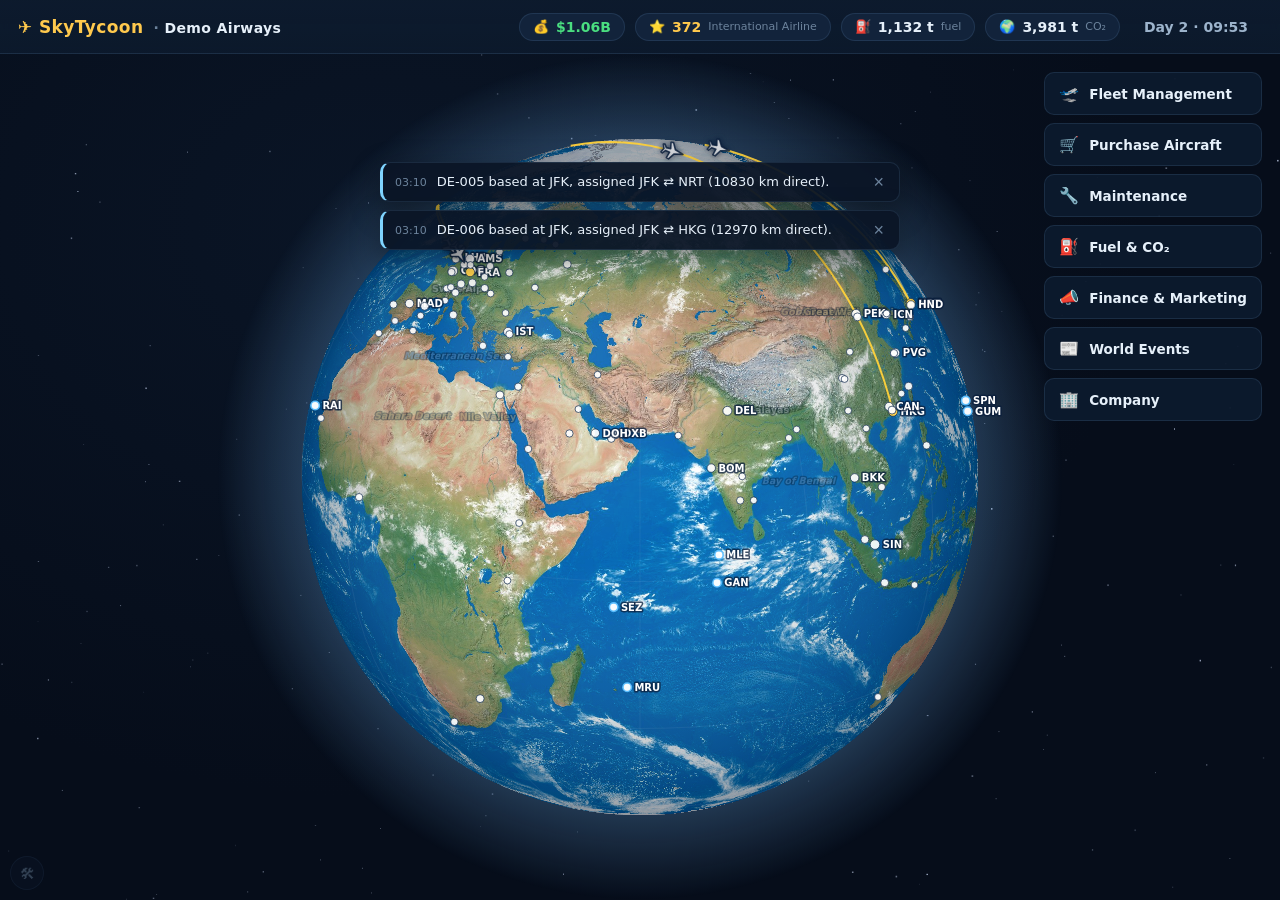
<file: test-run.html>
<!DOCTYPE html>
<!-- Temporary smoke-test page: seeds a demo game, no persistence. Safe to delete. -->
<html lang="en">
<head>
  <meta charset="UTF-8">
  <title>SkyTycoon test</title>
  <link rel="stylesheet" href="css/style.css">
</head>
<body>
  <header id="topbar">
    <div class="brand">✈ SkyTycoon<span class="airline-name" id="tb-airline"></span></div>
    <div class="tb-stats">
      <div class="pill pill-cash"><span class="ico">💰</span><b id="tb-cash">$0</b></div>
      <div class="pill pill-points"><span class="ico">⭐</span><b id="tb-points">0</b><span class="sub" id="tb-level">Startup</span></div>
      <div class="pill"><span class="ico">⛽</span><b id="tb-fuel">0 t</b><span class="sub">fuel</span></div>
      <div class="pill"><span class="ico">🌍</span><b id="tb-co2">0 t</b><span class="sub">CO₂</span></div>
      <div class="pill pill-clock"><b id="tb-clock">Day 1 · 08:00</b></div>
    </div>
  </header>
  <main>
    <canvas id="globe"></canvas>
    <nav id="sidebar">
      <button data-panel="fleet" onclick="openPanel('fleet')"><span class="ico">🛫</span><span class="lbl">Fleet Management</span></button>
      <button data-panel="buy" onclick="openPanel('buy')"><span class="ico">🛒</span><span class="lbl">Purchase Aircraft</span></button>
      <button data-panel="maint" onclick="openPanel('maint')"><span class="ico">🔧</span><span class="lbl">Maintenance</span></button>
      <button data-panel="fuel" onclick="openPanel('fuel')"><span class="ico">⛽</span><span class="lbl">Fuel &amp; CO₂</span></button>
      <button data-panel="marketing" onclick="openPanel('marketing')"><span class="ico">📣</span><span class="lbl">Finance &amp; Marketing</span></button>
      <button data-panel="events" onclick="openPanel('events')"><span class="ico">📰</span><span class="lbl">World Events</span></button>
      <button data-panel="company" onclick="openPanel('company')"><span class="ico">🏢</span><span class="lbl">Company</span></button>
    </nav>
    <section id="panel" class="hidden">
      <div id="panel-head"><h2 id="panel-title"></h2><button class="close-x" onclick="closePanel()">×</button></div>
      <div id="panel-body"></div>
    </section>
    <div id="airport-card" class="hidden"></div>
    <div id="plane-card" class="hidden"></div>
    <div id="route-card" class="hidden"></div>
    <div id="report-card" class="hidden"></div>
    <div id="notifs"></div>
    <button id="devbtn" title="Developer tools" onclick="toggleDev()">🛠</button>
    <div id="devpanel" class="hidden"></div>
  </main>
  <div id="onboard" class="hidden"><div class="ob-box"><h1>x</h1>
    <input id="ob-name" type="hidden"><select id="ob-hub" hidden></select></div></div>

  <script src="js/data.js"></script>
  <script src="js/planeart.js"></script>
  <script src="js/liveryart.js"></script>
  <script src="js/globe.js"></script>
  <script src="js/game.js"></script>
  <script src="js/persist.js"></script>
  <script src="js/helpai.js"></script>
  <script src="js/ui.js"></script>
  <script>
    // no persistence in the smoke test
    save = function () {};
    const globe = new Globe(document.getElementById("globe"));
    globe.onAirportClick = (ap) => uiAirportClick(ap);

    newGame("Demo Airways", "JFK");
    G.state.cash = 2e9;
    earnPoints(500);
    unlockCargo();
    G.state.wideUnlocked = true;
    G.state.autoDepart = true;
    buyPlane("a320n"); buyPlane("b789"); buyPlane("atr72"); buyPlane("a388"); buyPlane("md11f"); buyPlane("a318");
    for (let i = 0; i < 1150; i++) tick(true);   // let deliveries arrive
    buyFuel(1400); buyCO2(4900);
    const dests = { a320n: "LHR", b789: "NRT", atr72: "ORD", a388: "HKG", md11f: "FRA" };
    for (const p of G.state.planes) {
      if (p.typeId === "a318") assignRoute(p.id, "JFK", "NRT", ["ANC"]);   // stopover demo
      else assignRoute(p.id, "JFK", dests[p.typeId] || "MIA");
    }
    G.state.charterUnlocked = true;
    genCharterOffer(true); genCharterOffer(true);
    for (let i = 0; i < 400; i++) tick(true);

    renderTopbar();
    UI.lastSeq = (G.state.logSeq || 0) - 2;   // let a couple of popups show
    pumpNotifs();
    const params = new URLSearchParams(location.search);
    if (params.get("rot")) globe.rotLon = +params.get("rot") * Math.PI / 180;
    if (params.get("tilt")) globe.tilt = +params.get("tilt") * Math.PI / 180;
    const view = params.get("view");
    if (view && view !== "globe") openPanel(view);
    const apParam = params.get("airport");
    if (apParam && airportByCode[apParam]) showAirportCard(airportByCode[apParam]);
    const rParam = params.get("route");
    if (rParam) { const [ra, rb] = rParam.split("-"); showRouteCard(ra, rb); }

    function frame() { globe.render(globeState()); requestAnimationFrame(frame); }
    requestAnimationFrame(frame);
    setInterval(() => { tick(false); renderTopbar(); pumpNotifs(); refreshPanel(false); }, 500);
  </script>
</body>
</html>
</file>
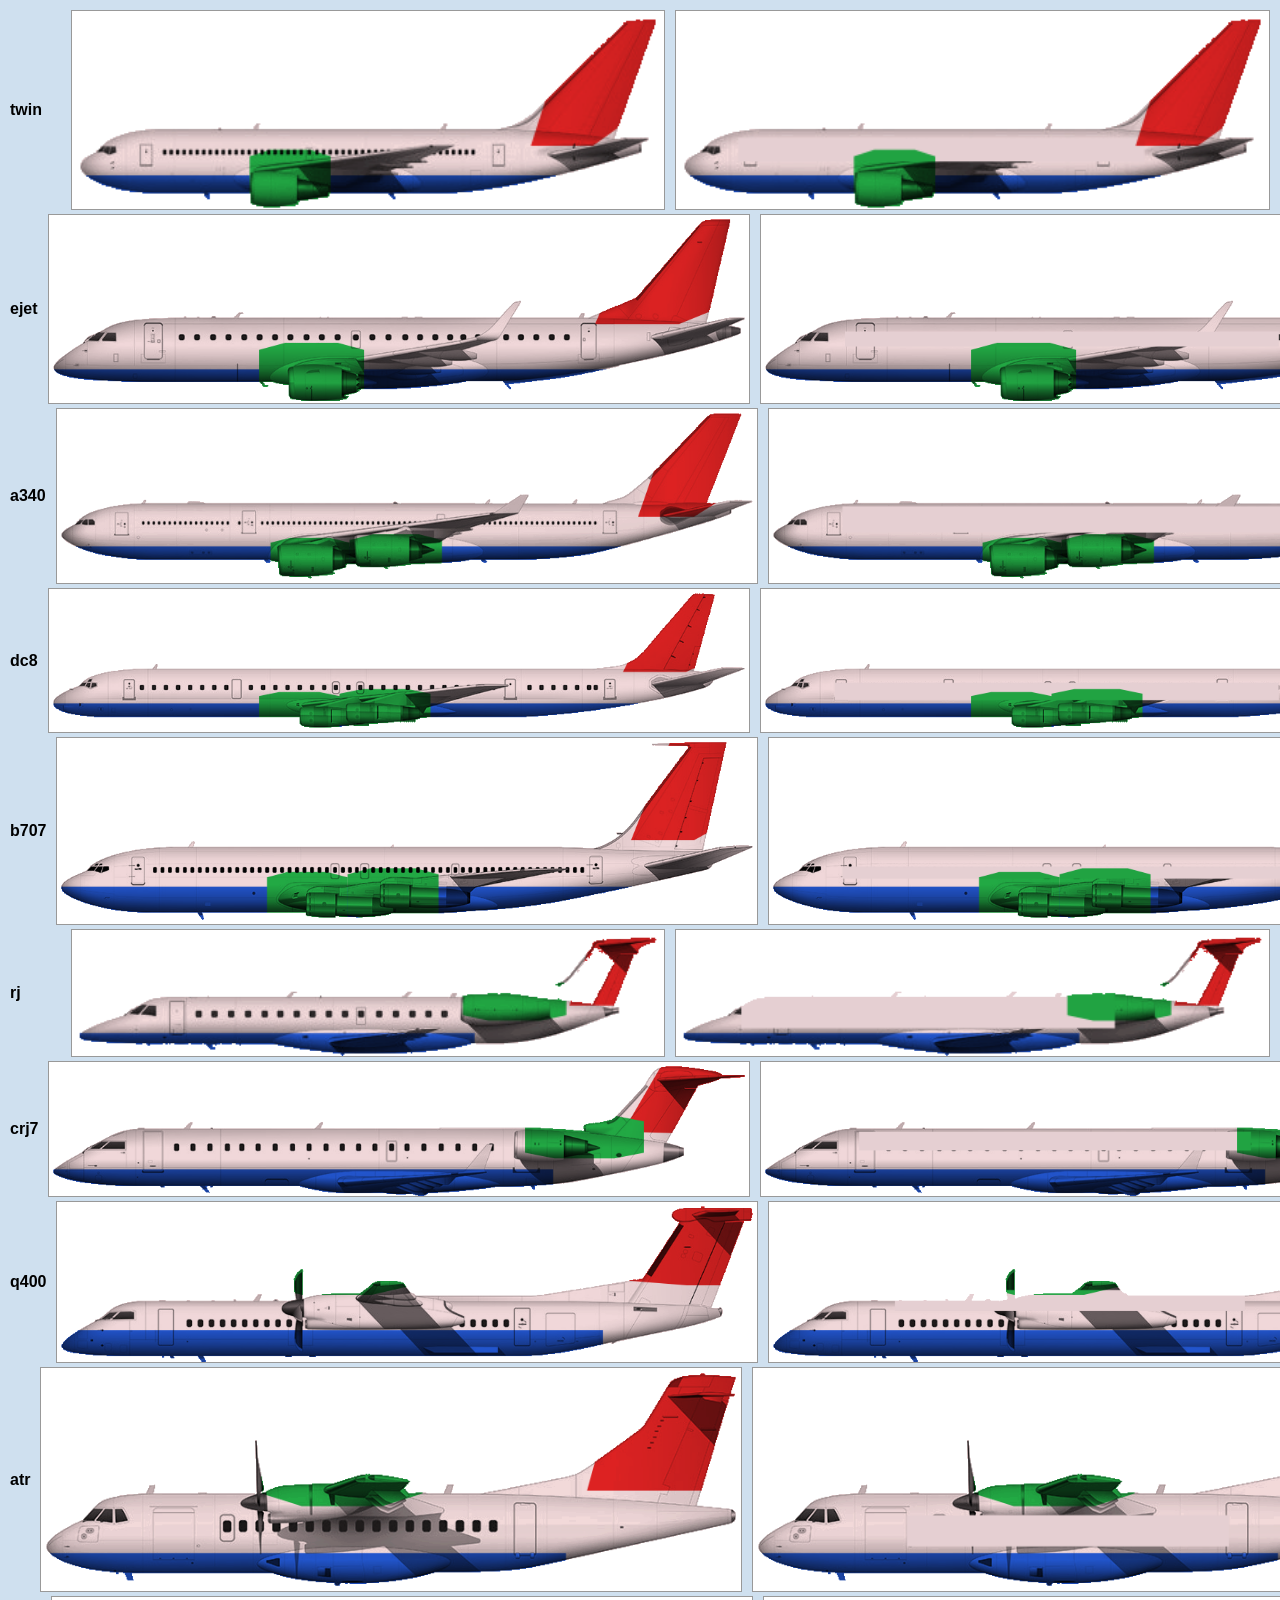
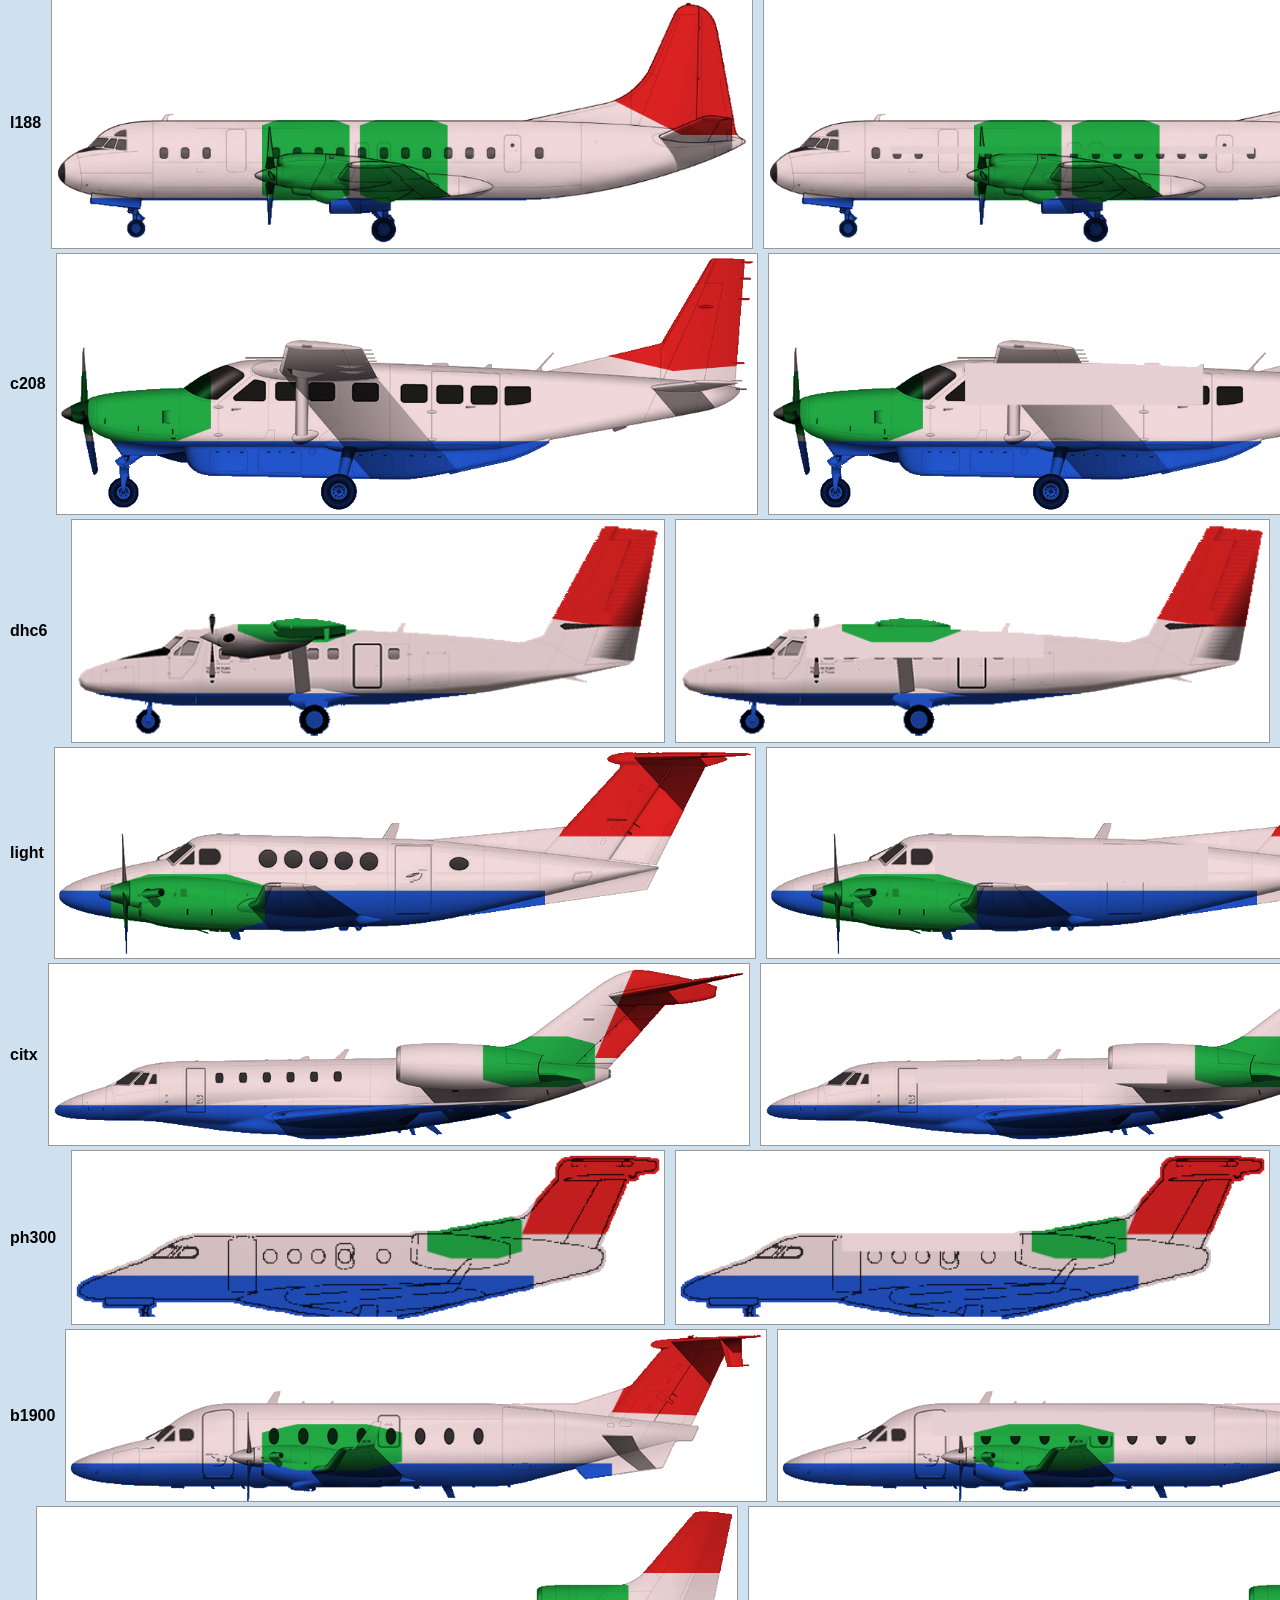
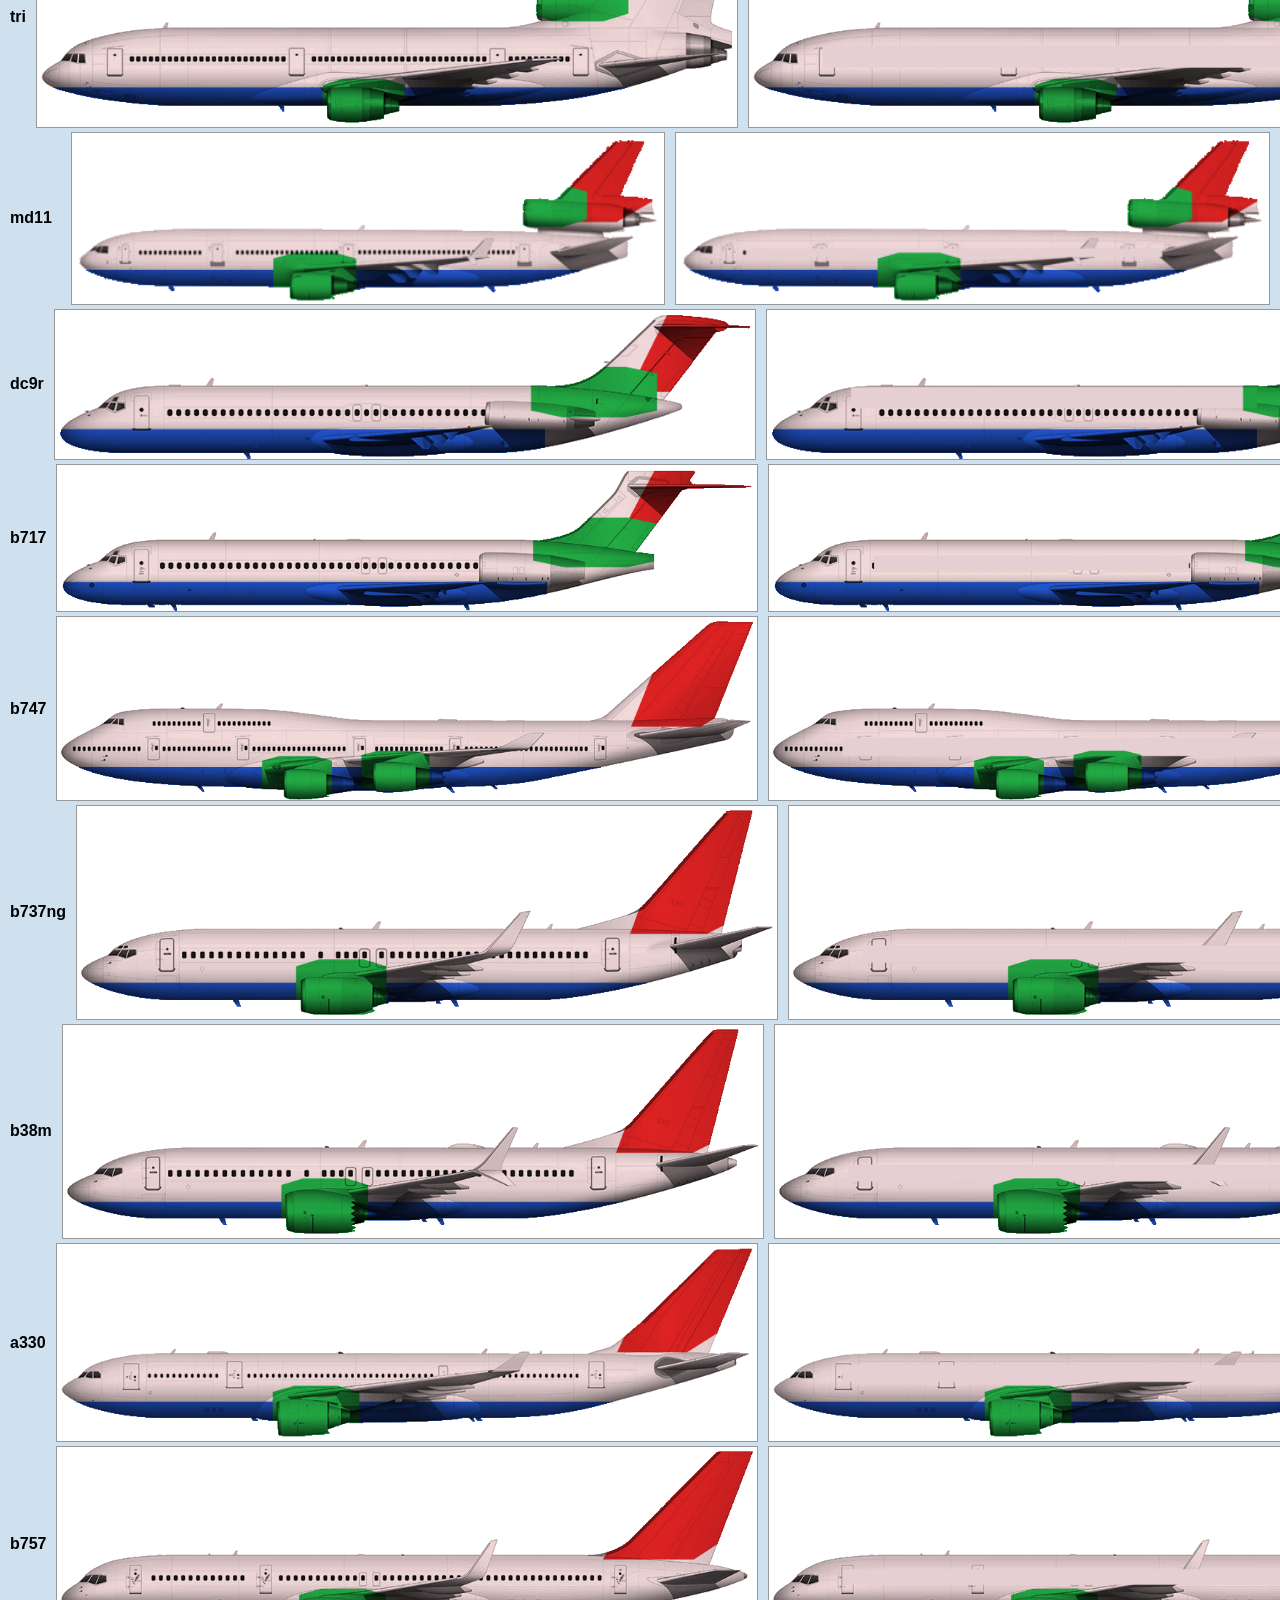
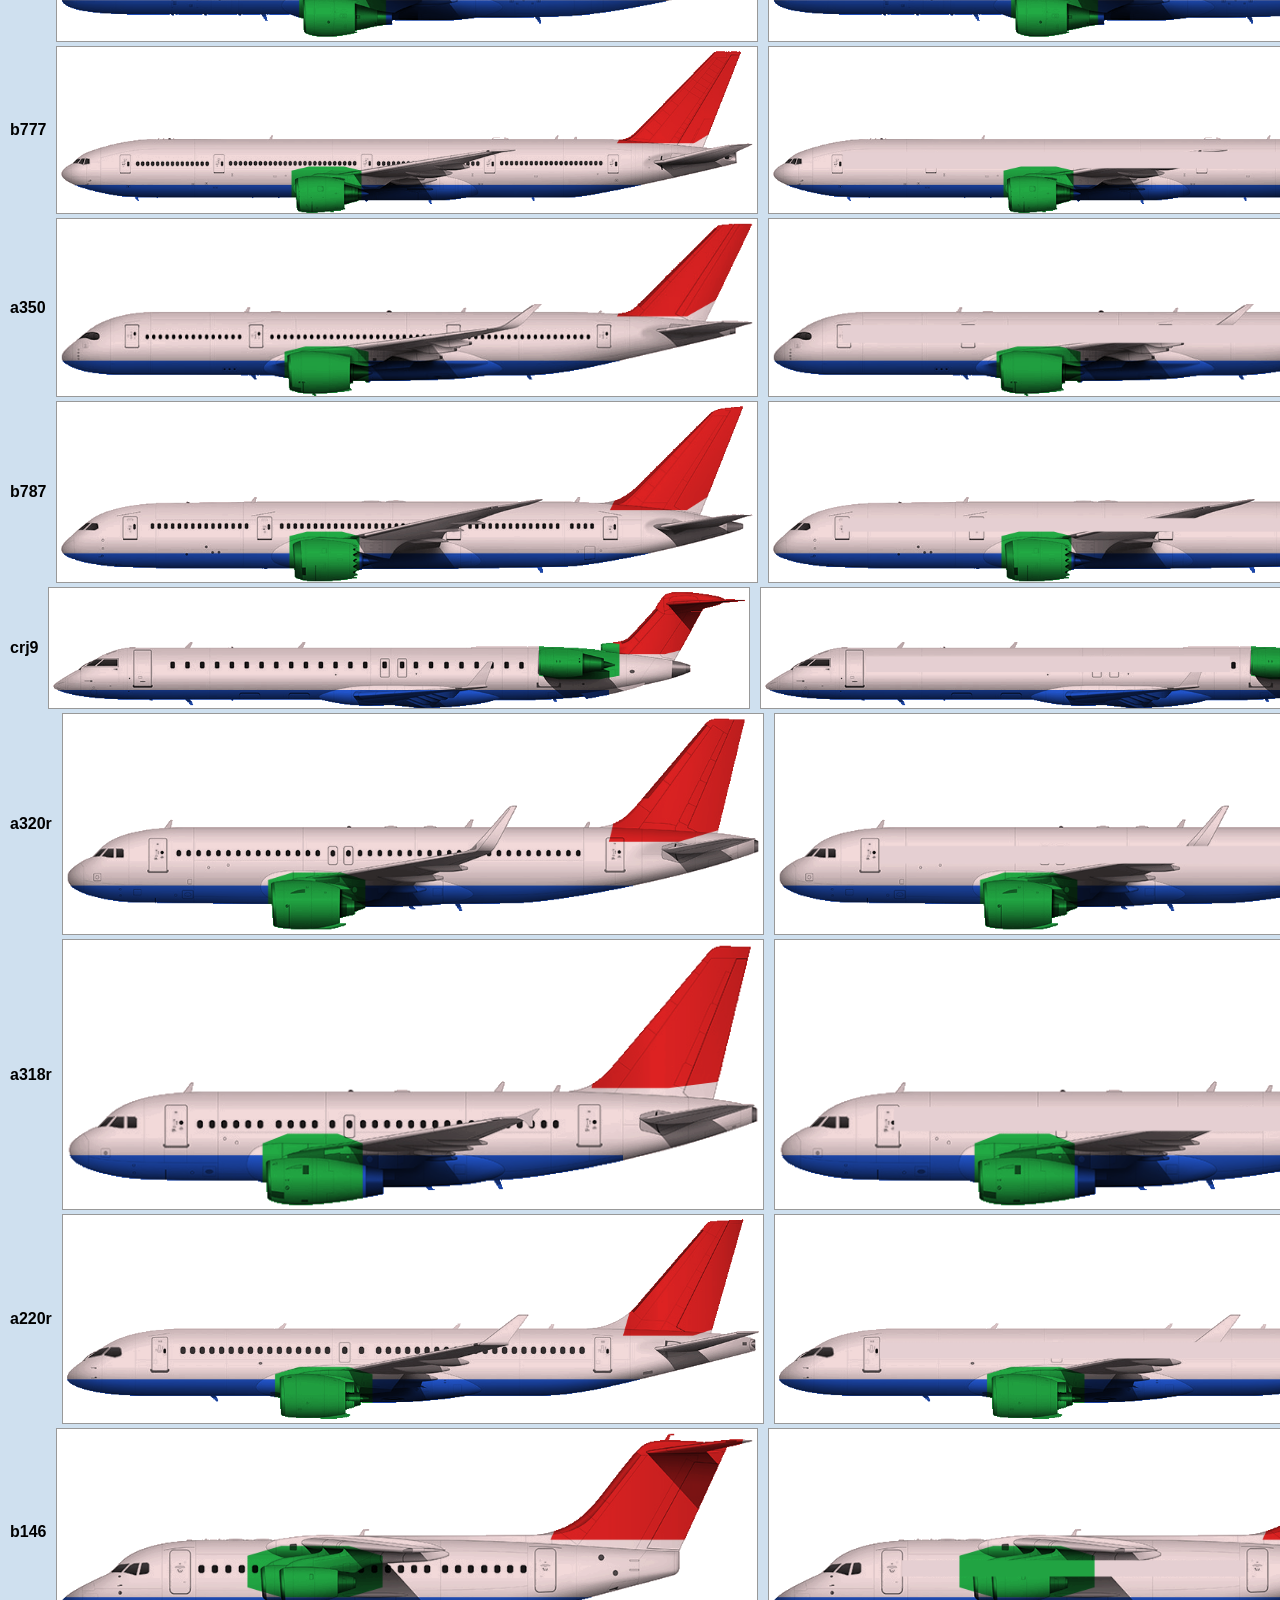
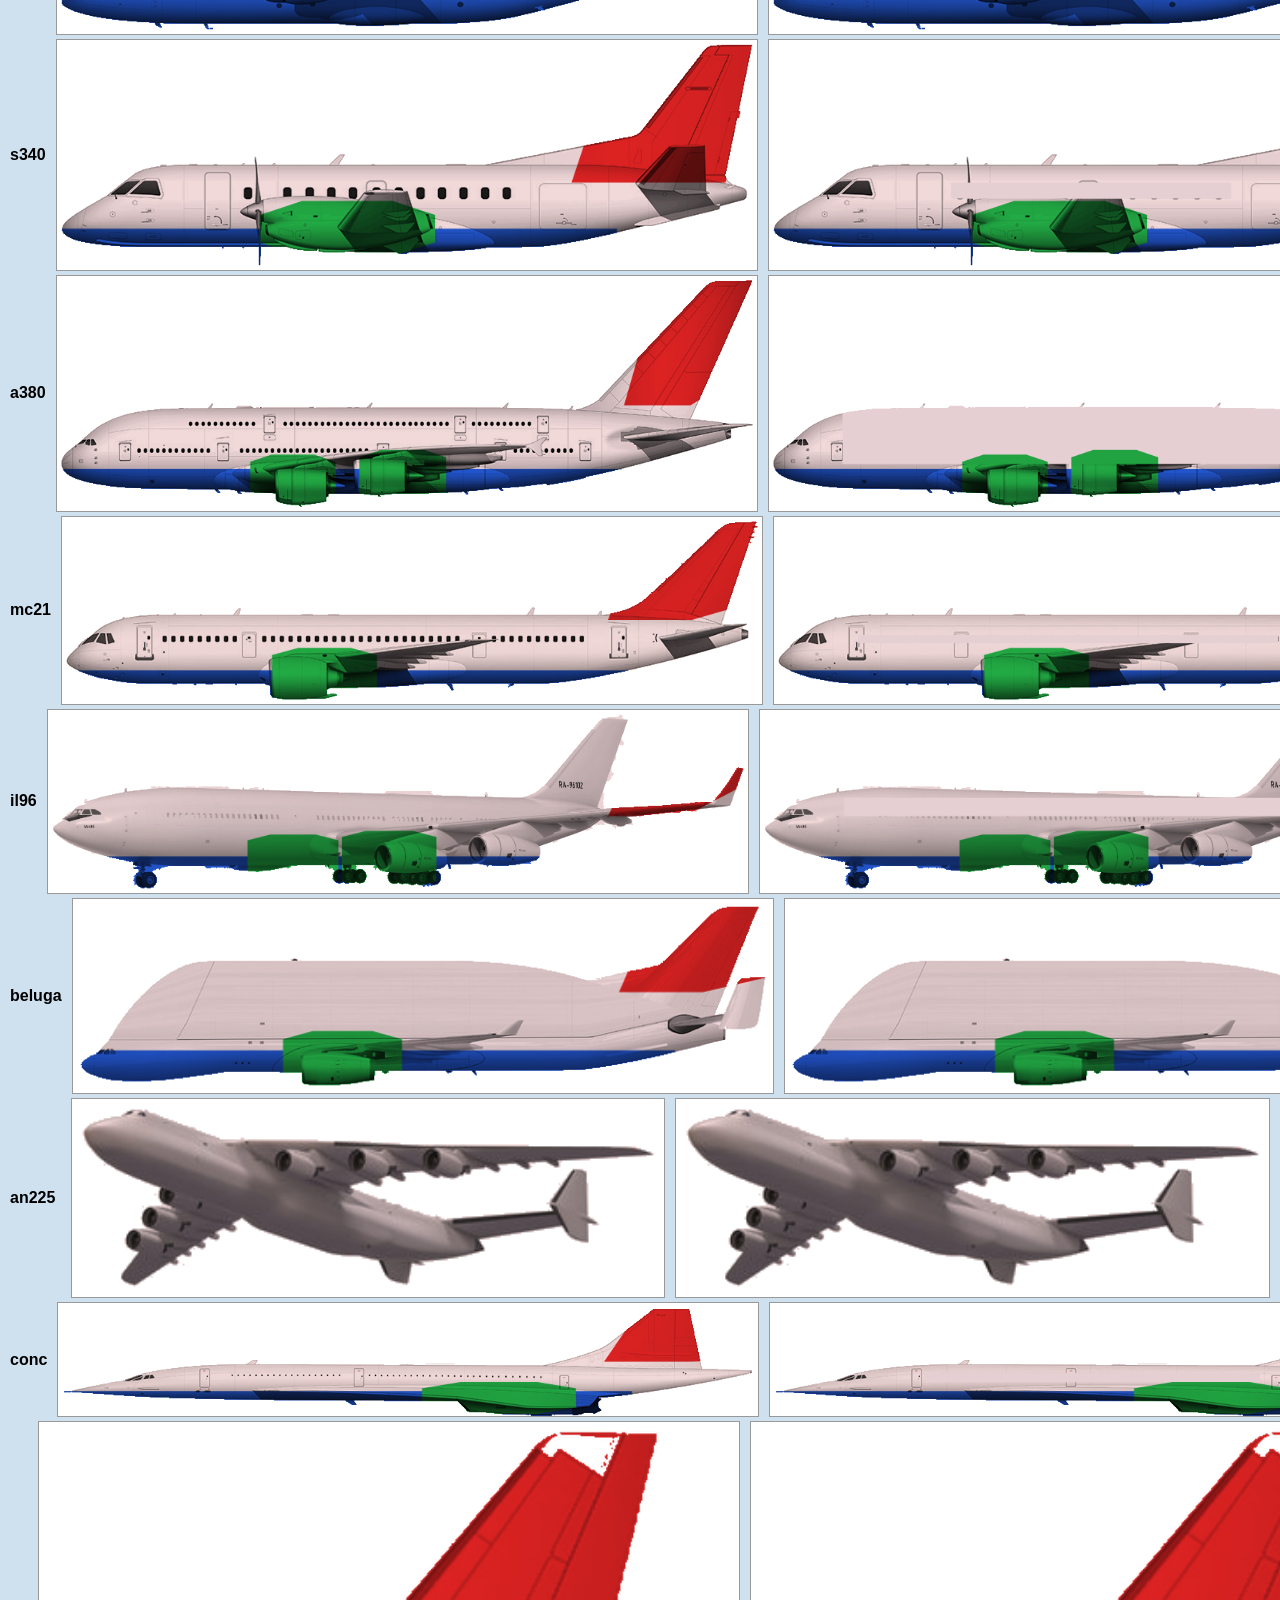
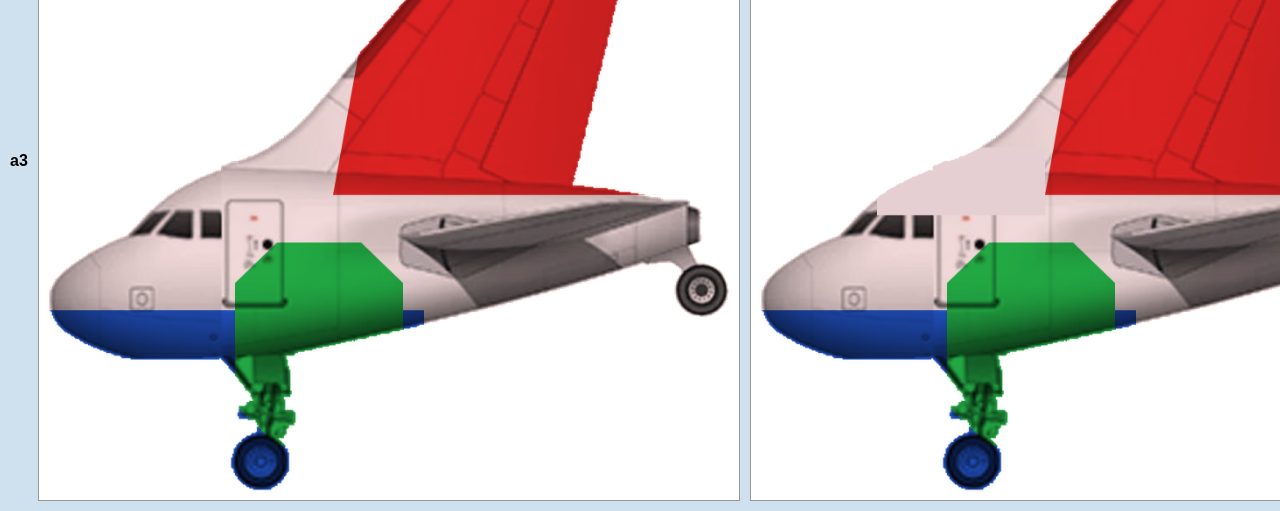
<file: tools/livery-test.html>
<!DOCTYPE html>
<html>
<head>
<meta charset="utf-8">
<base href="../">
<title>Livery tint test</title>
<style>
  body { background: #cfe0ef; font-family: sans-serif; margin: 10px; }
  .row { display: flex; align-items: center; gap: 10px; margin-bottom: 4px; }
  .row b { width: 60px; }
  canvas { width: 700px; height: auto; background: #fff; border: 1px solid #999; }
</style>
</head>
<body>
<div id="out"></div>
<script>function esc(s){return String(s).replace(/&/g,"&amp;").replace(/</g,"&lt;").replace(/"/g,"&quot;");}</script>
<script src="js/liveryart.js"></script>
<script>
const liv = location.search.includes("grid") ? {} : { body: "#f2d9d9", belly: "#2255cc", tail: "#dd2222", eng: "#22aa44" };
let html = "";
for (const key of Object.keys(LIVERY_TEMPLATES)) {
  const payload = esc(JSON.stringify({ tpl: key, liv, cargo: false }));
  const payloadC = esc(JSON.stringify({ tpl: key, liv, cargo: true }));
  html += `<div class="row"><b>${key}</b><canvas class="lart-canvas" data-lart="${payload}"></canvas>
           <canvas class="lart-canvas" data-lart="${payloadC}"></canvas></div>`;
}
document.getElementById("out").innerHTML = html;
paintLiveryCanvases();
if (location.search.includes("grid")) {
  setTimeout(() => {
    document.querySelectorAll("canvas.lart-canvas").forEach(cv => {
      const ctx = cv.getContext("2d"), W = cv.width, H = cv.height;
      ctx.font = "10px sans-serif";
      for (let i = 1; i < 20; i++) {
        const x = i * 0.05;
        ctx.strokeStyle = i % 2 ? "rgba(255,0,255,.25)" : "rgba(255,0,255,.6)";
        ctx.beginPath(); ctx.moveTo(x * W, 0); ctx.lineTo(x * W, H); ctx.stroke();
        ctx.beginPath(); ctx.moveTo(0, x * H); ctx.lineTo(W, x * H); ctx.stroke();
        if (i % 2 === 0) {
          ctx.fillStyle = "#c0c";
          ctx.fillText(x.toFixed(1), x * W + 2, 10);
          ctx.fillText(x.toFixed(1), 2, x * H - 2);
        }
      }
    });
  }, 300);
}
</script>
</body>
</html>
</file>
<file: css/style.css>
/* ============================================================
   SkyTycoon — styles
   ============================================================ */

* { margin: 0; padding: 0; box-sizing: border-box; }

:root {
  --bg: #060d1a;
  --panel: #0d1b2e;
  --panel-2: #12233b;
  --line: rgba(120, 170, 220, 0.14);
  --ink: #e6f0fa;
  --ink-2: #9db4cc;
  --ink-3: #6c839c;
  --gold: #ffc94d;
  --gold-dim: #b8860b;
  --ok: #4ade80;
  --warn: #f5a524;
  --bad: #f87171;
  --accent: #7fd4ff;
}

html, body {
  height: 100%;
  height: 100dvh;
  overflow: hidden;
  overscroll-behavior: none;
  background: var(--bg);
  color: var(--ink);
  font-family: "Segoe UI", system-ui, -apple-system, sans-serif;
  font-size: 14px;
  -webkit-text-size-adjust: 100%;
  text-size-adjust: 100%;
  -webkit-tap-highlight-color: transparent;
}

/* ---------- top bar ---------- */
#topbar {
  position: fixed;
  inset: 0 0 auto 0;
  height: 54px;
  display: flex;
  align-items: center;
  gap: 18px;
  padding: 0 18px;
  background: linear-gradient(180deg, rgba(13, 27, 46, 0.97), rgba(13, 27, 46, 0.88));
  border-bottom: 1px solid var(--line);
  z-index: 20;
  backdrop-filter: blur(6px);
}

.brand {
  font-weight: 800;
  font-size: 17px;
  letter-spacing: 0.4px;
  color: var(--gold);
  white-space: nowrap;
}
.brand .airline-name {
  color: var(--ink);
  font-weight: 600;
  margin-left: 10px;
  font-size: 14px;
}
.brand .airline-name::before { content: "· "; color: var(--ink-3); }

.tb-ap-search {
  position: relative;
  display: flex;
  align-items: center;
  gap: 6px;
  flex: 0 1 280px;
  min-width: 140px;
  max-width: 340px;
}
.tb-ap-search.tb-ap-dest-mode { flex-basis: 320px; max-width: 380px; }
.tb-ap-from {
  display: inline-flex;
  align-items: center;
  gap: 4px;
  flex-shrink: 0;
  padding: 4px 6px 4px 8px;
  border-radius: 999px;
  background: rgba(251, 191, 36, 0.12);
  border: 1px solid rgba(251, 191, 36, 0.35);
  color: var(--gold);
  font: 600 11px "Segoe UI", system-ui, sans-serif;
  white-space: nowrap;
}
.tb-ap-from[hidden] { display: none !important; }
.tb-ap-from-lbl { color: var(--ink-3); font-weight: 500; font-size: 10px; text-transform: uppercase; letter-spacing: 0.04em; }
.tb-ap-from-x {
  appearance: none;
  border: 0;
  background: transparent;
  color: var(--ink-3);
  cursor: pointer;
  font-size: 14px;
  line-height: 1;
  padding: 0 2px;
}
.tb-ap-from-x:hover { color: var(--ink); }
.tb-ap-search input {
  flex: 1;
  min-width: 0;
  width: 100%;
  box-sizing: border-box;
  background: var(--panel-2);
  border: 1px solid var(--line);
  color: var(--ink);
  border-radius: 999px;
  padding: 6px 14px;
  font: 500 12.5px "Segoe UI", system-ui, sans-serif;
}
.tb-ap-search.tb-ap-dest-mode input {
  border-color: rgba(251, 191, 36, 0.45);
}
.tb-ap-search input:focus {
  outline: none;
  border-color: var(--accent);
  background: var(--panel);
}
.tb-ap-search input::placeholder { color: var(--ink-3); }
.tb-ap-drop {
  position: absolute;
  top: calc(100% + 6px);
  left: 0;
  right: 0;
  max-height: 320px;
  overflow-y: auto;
  background: rgba(13, 27, 46, 0.97);
  border: 1px solid var(--line);
  border-radius: 10px;
  box-shadow: 0 10px 28px rgba(0, 0, 0, 0.45);
  z-index: 30;
  padding: 4px;
}
.tb-ap-drop.hidden { display: none; }
.tb-ap-item {
  display: flex;
  align-items: baseline;
  gap: 8px;
  width: 100%;
  text-align: left;
  background: transparent;
  border: 0;
  border-radius: 7px;
  color: var(--ink);
  padding: 7px 10px;
  font: 500 12.5px "Segoe UI", system-ui, sans-serif;
  cursor: pointer;
}
.tb-ap-item:hover, .tb-ap-item.active { background: var(--panel-2); }
.tb-ap-item b { color: var(--gold); min-width: 2.6em; }
.tb-ap-item .tb-ap-city { flex: 1; min-width: 0; overflow: hidden; text-overflow: ellipsis; white-space: nowrap; }
.tb-ap-empty { padding: 10px 12px; }

.tb-stats {
  display: flex;
  gap: 10px;
  margin-left: auto;
  align-items: center;
  flex-wrap: nowrap;
}
.pill {
  display: flex;
  align-items: center;
  gap: 7px;
  background: var(--panel-2);
  border: 1px solid var(--line);
  border-radius: 999px;
  padding: 5px 13px;
  white-space: nowrap;
}
.pill .ico { font-size: 13px; }
.pill b { font-variant-numeric: tabular-nums; }
.pill .sub { color: var(--ink-3); font-size: 11px; }
.pill-cash b { color: var(--ok); }
.pill-warn { border-color: rgba(239, 68, 68, 0.45); }
.pill-warn b { color: var(--bad, #ef4444); }
.pill-points b { color: var(--gold); }
.pill-clock { background: transparent; border-color: transparent; color: var(--ink-2); }

/* ---------- layout ---------- */
main { position: fixed; inset: 54px 0 0 0; }

#globe {
  width: 100%;
  height: 100%;
  display: block;
  touch-action: none;
  background:
    radial-gradient(ellipse at 30% 20%, #0a1526 0%, var(--bg) 60%);
}

/* ---------- sidebar ---------- */
#sidebar {
  position: absolute;
  top: 18px;
  right: 18px;
  display: flex;
  flex-direction: column;
  gap: 8px;
  z-index: 10;
}
#sidebar button {
  display: flex;
  align-items: center;
  gap: 10px;
  min-width: 178px;
  padding: 11px 14px;
  background: rgba(13, 27, 46, 0.92);
  border: 1px solid var(--line);
  border-radius: 10px;
  color: var(--ink);
  font: 600 13.5px "Segoe UI", system-ui, sans-serif;
  cursor: pointer;
  transition: border-color 0.15s, background 0.15s, transform 0.1s;
  text-align: left;
}
#sidebar button:hover { border-color: var(--accent); background: var(--panel-2); }
#sidebar button.active { border-color: var(--gold); color: var(--gold); background: var(--panel-2); }
#sidebar button .ico { font-size: 16px; width: 20px; text-align: center; }

/* ---------- side panel ---------- */
#panel {
  position: absolute;
  top: 18px;
  right: 214px;
  bottom: 18px;
  width: 440px;
  max-width: calc(100vw - 240px);
  background: rgba(11, 22, 38, 0.96);
  border: 1px solid var(--line);
  border-radius: 14px;
  display: flex;
  flex-direction: column;
  z-index: 11;
  box-shadow: 0 12px 40px rgba(0, 0, 0, 0.5);
  backdrop-filter: blur(8px);
}
#panel.panel-wide {
  width: 680px;
  max-width: calc(100vw - 240px);
}
#panel.hidden { display: none; }
#panel-head {
  display: flex;
  align-items: center;
  justify-content: space-between;
  padding: 14px 18px;
  border-bottom: 1px solid var(--line);
}
#panel-head h2 { font-size: 16px; font-weight: 700; }
#panel-body { flex: 1; overflow-y: auto; padding: 12px 14px 16px; }
#panel-body::-webkit-scrollbar { width: 8px; }
#panel-body::-webkit-scrollbar-thumb { background: var(--panel-2); border-radius: 4px; }

.close-x {
  background: none;
  border: none;
  color: var(--ink-3);
  font-size: 22px;
  cursor: pointer;
  line-height: 1;
  padding: 2px 6px;
}
.close-x:hover { color: var(--ink); }

/* ---------- cards & shared bits ---------- */
.card {
  background: var(--panel-2);
  border: 1px solid var(--line);
  border-radius: 10px;
  padding: 10px 12px;
  margin-bottom: 8px;
}
.card-head {
  display: flex;
  justify-content: space-between;
  align-items: baseline;
  gap: 8px;
  margin-bottom: 4px;
}
.card-row { margin: 3px 0; display: flex; align-items: center; gap: 8px; flex-wrap: wrap; }
.card-actions { display: flex; gap: 6px; margin-top: 7px; flex-wrap: wrap; }
.card-actions-more {
  display: flex;
  gap: 6px;
  flex-wrap: wrap;
  margin-top: 6px;
  padding-top: 6px;
  border-top: 1px solid rgba(255,255,255,0.06);
}

.muted { color: var(--ink-2); }
.mini { font-size: 11.5px; }
.panel-note { margin-bottom: 10px; line-height: 1.45; }
.panel-tip {
  margin-bottom: 10px;
  border: 1px solid var(--line);
  border-radius: 8px;
  background: rgba(0,0,0,0.15);
  padding: 6px 10px;
}
.panel-tip > summary {
  cursor: pointer;
  list-style: none;
  font-size: 11.5px;
  color: var(--ink-2);
  user-select: none;
}
.panel-tip > summary::-webkit-details-marker { display: none; }
.panel-tip > summary::before { content: "ⓘ "; color: var(--ink-3); }
.panel-tip[open] > summary { margin-bottom: 6px; color: var(--ink); }
.panel-tip .tip-body { font-size: 11.5px; color: var(--ink-2); line-height: 1.45; }
.ok-text { color: var(--ok); }
.bad-text { color: var(--bad); }
.price { color: var(--gold); font-weight: 700; white-space: nowrap; }

.btn, #sidebar button, .chip, .pill-pausebtn, .close-x, .ap-item, .tb-ap-item {
  touch-action: manipulation;
}

.btn {
  background: var(--panel);
  border: 1px solid var(--line);
  color: var(--ink);
  border-radius: 8px;
  padding: 7px 13px;
  font: 600 12.5px "Segoe UI", system-ui, sans-serif;
  cursor: pointer;
  transition: border-color 0.15s, background 0.15s;
}
.btn:hover:not(:disabled) { border-color: var(--accent); }
.btn:disabled { opacity: 0.4; cursor: not-allowed; }
.btn-gold { background: var(--gold); color: #1a1200; border-color: var(--gold); }
.btn-gold:hover:not(:disabled) { background: #ffd97a; border-color: #ffd97a; }
.btn-danger { border-color: rgba(248, 113, 113, 0.4); color: var(--bad); }
.btn-danger:hover:not(:disabled) { border-color: var(--bad); background: rgba(248, 113, 113, 0.08); }
.mini-btn { padding: 5px 9px; font-size: 11.5px; }

/* status chips */
.st { font-size: 12px; font-weight: 600; }
.st-idle { color: var(--ink-3); }
.st-fly { color: var(--accent); }
.st-turn { color: var(--ink-2); }
.st-hold { color: var(--bad); }
.st-ground { color: var(--warn); }
.st-maint { color: var(--warn); }

.route-badge {
  background: rgba(255, 201, 77, 0.12);
  border: 1px solid rgba(255, 201, 77, 0.35);
  color: var(--gold);
  font-size: 11.5px;
  font-weight: 700;
  padding: 2px 9px;
  border-radius: 999px;
  white-space: nowrap;
}
.route-badge.none {
  background: transparent;
  border-color: var(--line);
  color: var(--ink-3);
}
.owned-badge, .boost-badge {
  font-size: 11px;
  font-weight: 700;
  border-radius: 999px;
  padding: 2px 8px;
  background: rgba(127, 212, 255, 0.12);
  border: 1px solid rgba(127, 212, 255, 0.35);
  color: var(--accent);
}
.boost-badge { background: rgba(74, 222, 128, 0.1); border-color: rgba(74, 222, 128, 0.35); color: var(--ok); }
.brand-badge {
  font-size: 11px;
  font-weight: 700;
  border-radius: 999px;
  padding: 2px 8px;
  background: rgba(251, 191, 36, 0.12);
  border: 1px solid rgba(251, 191, 36, 0.4);
  color: var(--gold);
}
.brand-filter {
  display: flex;
  flex-wrap: wrap;
  gap: 6px;
  margin: 8px 0 12px;
}
.brand-filter .chip {
  font: 600 11.5px "Segoe UI", system-ui, sans-serif;
  padding: 5px 10px;
  border-radius: 999px;
  border: 1px solid var(--line);
  background: transparent;
  color: var(--ink-2);
  cursor: pointer;
}
.brand-filter .chip.active {
  border-color: var(--gold);
  color: var(--gold);
  background: rgba(251, 191, 36, 0.1);
}
.brand-row {
  display: flex;
  align-items: center;
  justify-content: space-between;
  gap: 10px;
}

/* progress bars */
.bar {
  flex: 1;
  min-width: 90px;
  height: 7px;
  border-radius: 4px;
  background: rgba(0, 0, 0, 0.4);
  overflow: hidden;
}
.bar-fill { height: 100%; border-radius: 4px; transition: width 0.4s; }
.bar-ok { background: var(--ok); }
.bar-warn { background: var(--warn); }
.bar-bad { background: var(--bad); }
.bar-gold { background: var(--gold); }
.bar-label { font-size: 11.5px; color: var(--ink-2); white-space: nowrap; }

/* route form */
.route-form {
  margin-top: 10px;
  padding: 11px;
  background: rgba(0, 0, 0, 0.25);
  border: 1px dashed var(--line);
  border-radius: 8px;
}
.rf-row { display: flex; gap: 10px; margin-bottom: 8px; flex-wrap: wrap; }
.rf-row label { display: flex; flex-direction: column; gap: 4px; font-size: 11.5px; color: var(--ink-2); flex: 1; }
.rf-info { font-size: 12px; margin-bottom: 9px; }
.cabin-row label { max-width: 110px; }

/* big configure menu */
.cfg-big { padding: 13px; }
.cfg-title {
  font-size: 14px;
  margin-bottom: 4px;
  padding-bottom: 7px;
  border-bottom: 1px solid var(--line);
}
.cfg-sec {
  font-size: 11px;
  font-weight: 700;
  letter-spacing: 0.6px;
  text-transform: uppercase;
  color: var(--gold, #e8a833);
  margin: 12px 0 7px;
  padding-top: 8px;
  border-top: 1px dashed var(--line);
}
.cfg-title + .cfg-sec, .cfg-sec:first-child { border-top: none; padding-top: 0; }
.amen-row label { min-width: 180px; }
.amen-row select { width: 100%; }
.buy-cfg {
  margin-top: 10px;
  padding: 10px;
  border-radius: 8px;
  background: rgba(0, 0, 0, 0.18);
}

select, input[type="number"], input[type="text"], #airline-name {
  background: var(--panel);
  border: 1px solid var(--line);
  color: var(--ink);
  border-radius: 7px;
  padding: 7px 9px;
  font: 500 12.5px "Segoe UI", system-ui, sans-serif;
  max-width: 100%;
}
select:focus, input:focus { outline: 1px solid var(--accent); }
input[type="number"] { width: 82px; }

/* ---------- searchable airport picker ---------- */
.ap-picker {
  border: 1px solid var(--line);
  border-radius: 9px;
  background: rgba(0, 0, 0, 0.22);
  padding: 8px;
  margin: 6px 0 10px;
}
.ap-controls { display: flex; gap: 7px; margin-bottom: 7px; }
.ap-controls input { flex: 1; min-width: 0; }
.ap-controls select { max-width: 46%; }
.ap-list {
  max-height: 172px;
  overflow-y: auto;
  display: flex;
  flex-direction: column;
  gap: 3px;
}
.ap-list::-webkit-scrollbar { width: 7px; }
.ap-list::-webkit-scrollbar-thumb { background: var(--panel-2); border-radius: 4px; }
.ap-item {
  display: flex;
  align-items: center;
  gap: 8px;
  padding: 6px 9px;
  background: transparent;
  border: 1px solid transparent;
  border-radius: 7px;
  color: var(--ink);
  font: 500 12.5px "Segoe UI", system-ui, sans-serif;
  cursor: pointer;
  text-align: left;
}
.ap-item:hover { background: var(--panel-2); border-color: var(--line); }
.ap-item.active { border-color: var(--gold); background: rgba(255, 201, 77, 0.08); }
.ap-item b { min-width: 36px; color: var(--accent); }
.ap-item.active b { color: var(--gold); }
.ap-item .ap-city { flex: 0 1 auto; }
.ap-item .ap-size { margin-left: auto; color: var(--ink-3); font-size: 9px; letter-spacing: 1px; }
.ap-empty { padding: 10px; text-align: center; }
.rf-label { display: block; font-size: 11.5px; color: var(--ink-2); margin: 8px 0 2px; }
.ob-hub-sel { font-size: 13px; margin: 4px 0 6px; }

/* onboard experience */
.meal-grid {
  display: grid;
  grid-template-columns: 1fr 1fr;
  gap: 8px;
  margin: 8px 0;
}
.meal-opt {
  display: flex;
  flex-direction: column;
  gap: 3px;
  padding: 10px 12px;
  background: var(--panel);
  border: 1px solid var(--line);
  border-radius: 9px;
  color: var(--ink);
  font: 500 12px "Segoe UI", system-ui, sans-serif;
  text-align: left;
  cursor: pointer;
  transition: border-color 0.15s;
}
.meal-opt:hover { border-color: var(--accent); }
.meal-opt.active { border-color: var(--gold); background: rgba(255, 201, 77, 0.07); }
.meal-opt.active b { color: var(--gold); }
.svc-toggle {
  display: flex;
  align-items: center;
  gap: 7px;
  font-size: 12.5px;
  cursor: pointer;
  margin-right: 14px;
}
.svc-toggle input { accent-color: var(--gold); }

/* stopover chips */
.rf-stops { margin: 8px 0; display: flex; align-items: center; gap: 6px; flex-wrap: wrap; }
.stop-chip {
  display: inline-flex;
  align-items: center;
  gap: 4px;
  background: rgba(127, 212, 255, 0.1);
  border: 1px solid rgba(127, 212, 255, 0.35);
  color: var(--accent);
  font: 700 11.5px "Segoe UI", system-ui, sans-serif;
  padding: 2px 4px 2px 9px;
  border-radius: 999px;
}
.stop-x {
  background: none;
  border: none;
  color: var(--ink-3);
  font-size: 13px;
  cursor: pointer;
  padding: 0 4px;
  line-height: 1;
}
.stop-x:hover { color: var(--bad); }
.via-note { font-weight: 600; font-size: 10px; opacity: 0.85; }

/* charter offers */
.charter-offer {
  border-top: 1px dashed var(--line);
  padding-top: 8px;
  margin-top: 8px;
}
.charter-offer:first-of-type { border-top: none; margin-top: 0; padding-top: 0; }
.charter-offer select { max-width: 200px; }

/* buy panel filter bar */
.buy-filter { display: flex; gap: 7px; margin-bottom: 8px; }
.buy-filter input { flex: 1; min-width: 0; }
.buy-filter select { max-width: 46%; }

/* buy panel */
.plane-art {
  background: linear-gradient(180deg, #b8d4ee 0%, #ddeaf6 78%, #9db8ce 78%, #8aa6bd 100%);
  border: 1px solid var(--line);
  border-radius: 8px;
  margin: 6px 0 8px;
  overflow: hidden;
}
/* Marketplace grounded pose — single showroom plate. */
.plane-art-shop.showroom {
  background: #e8eaee url("../img/liveries/showroom.jpg") center / cover no-repeat;
}
.plane-art-shop.sky {
  background: #6eb6e8 url("../img/liveries/sky.jpg") center / cover no-repeat;
}
.plane-art-shop.bush {
  background: #5a7a4a url("../img/liveries/bush.jpg") center 62% / cover no-repeat;
}
/* Real-photo marketplace mode — no showroom/sky plate behind the shot */
.plane-art-shop.photo {
  background: linear-gradient(180deg, #0c1828 0%, #152a42 100%);
  display: flex;
  align-items: center;
  justify-content: center;
  min-height: 120px;
}
.plane-art-shop.photo .plane-photo {
  display: block;
  width: 100%;
  height: 150px;
  object-fit: cover;
  object-position: center;
}
.plane-art-shop.sky .lart-canvas {
  filter: drop-shadow(0 8px 12px rgba(20, 40, 70, 0.22));
}
.plane-art-shop.bush .lart-canvas {
  filter: drop-shadow(0 6px 10px rgba(20, 30, 20, 0.35));
}
.plane-art-svg { display: block; width: 100%; height: auto; max-height: 130px; }
.plane-art img {
  display: block;
  width: 100%;
  height: 150px;
  object-fit: cover;
}
.plane-art .lart-canvas {
  display: block;
  width: 100%;
  height: auto;
  max-height: 150px;
  padding: 14px 10px 8px;
  box-sizing: border-box;
}
.plane-art-shop .lart-canvas {
  max-height: 168px;
  padding: 22px 14px 18px;
  filter: drop-shadow(0 10px 14px rgba(20, 28, 40, 0.28));
}

.cat-head {
  font-size: 12px;
  text-transform: uppercase;
  letter-spacing: 1.2px;
  color: var(--ink-3);
  margin: 14px 0 8px;
}
.specs { display: flex; gap: 14px; flex-wrap: wrap; font-size: 12px; color: var(--ink-2); margin: 4px 0; }

/* fuel panel */
.commodity { margin-bottom: 22px; }
.commodity h3 { font-size: 14px; margin-bottom: 6px; }
.comm-price { font-size: 22px; margin-bottom: 6px; }
.comm-price b { font-variant-numeric: tabular-nums; }
.comm-price .muted { font-size: 13px; margin: 0 6px 0 2px; }
.spark {
  width: 100%;
  height: 70px;
  display: block;
  background: rgba(0, 0, 0, 0.25);
  border: 1px solid var(--line);
  border-radius: 8px;
  margin-bottom: 8px;
}
.comm-holding { font-size: 13px; margin-bottom: 8px; }
.comm-buy { display: flex; gap: 7px; align-items: center; flex-wrap: wrap; }

/* company panel */
.company-name-row {
  display: flex;
  flex-wrap: wrap;
  align-items: center;
  gap: 8px;
  margin-bottom: 12px;
}
.company-name-row .btn { white-space: nowrap; flex: 0 0 auto; }
#airline-name {
  flex: 1 1 140px;
  min-width: 120px;
  font-size: 15px;
  font-weight: 700;
  height: auto;
  align-self: center;
}
.stat-grid {
  display: grid;
  grid-template-columns: 1fr 1fr;
  gap: 8px;
  margin: 12px 0;
}
#panel.panel-wide .stat-grid {
  grid-template-columns: 1fr 1fr 1fr;
}
.stat-grid > div {
  background: var(--panel-2);
  border: 1px solid var(--line);
  border-radius: 9px;
  padding: 9px 12px;
  display: flex;
  flex-direction: column;
  gap: 3px;
}
.danger-zone { margin-top: 18px; padding-top: 14px; border-top: 1px solid var(--line); }

/* empty state */
.empty { text-align: center; color: var(--ink-2); padding: 40px 10px; line-height: 1.6; }

/* weekly gazette */
.paper-card {
  background: linear-gradient(165deg, rgba(20, 32, 52, 0.95), rgba(12, 20, 34, 0.98));
  border-color: rgba(232, 168, 51, 0.25);
}
.paper-mast {
  font-family: Georgia, "Times New Roman", serif;
  font-size: 18px;
  font-weight: 700;
  letter-spacing: 0.02em;
  color: var(--gold);
  margin-bottom: 2px;
}
.paper-dateline {
  font-size: 11px;
  color: var(--ink-3);
  margin-bottom: 12px;
  padding-bottom: 8px;
  border-bottom: 1px solid var(--line);
}
.paper-story { margin-bottom: 12px; }
.paper-story.lead .paper-hed { font-size: 15px; color: var(--ink); }
.paper-kicker {
  font-size: 10px;
  text-transform: uppercase;
  letter-spacing: 0.08em;
  color: var(--ink-3);
  margin-bottom: 2px;
}
.paper-hed {
  font-family: Georgia, "Times New Roman", serif;
  font-size: 13.5px;
  font-weight: 700;
  color: var(--ink);
  line-height: 1.3;
}
.paper-dek {
  font-size: 12px;
  color: var(--ink-2);
  margin-top: 3px;
  line-height: 1.4;
}

/* ---------- centered event popups ---------- */
#notifs {
  position: fixed;
  top: 18%;
  left: 50%;
  transform: translateX(-50%);
  z-index: 40;
  display: flex;
  flex-direction: column;
  align-items: center;
  gap: 8px;
  width: min(520px, 92vw);
  pointer-events: none;
}
.notif {
  display: flex;
  align-items: center;
  gap: 10px;
  width: 100%;
  background: rgba(11, 22, 38, 0.95);
  border: 1px solid var(--line);
  border-radius: 10px;
  padding: 10px 12px;
  font-size: 13px;
  color: var(--ink);
  box-shadow: 0 10px 30px rgba(0, 0, 0, 0.45);
  opacity: 0;
  transform: translateY(-8px);
  transition: opacity 0.3s, transform 0.3s;
  pointer-events: auto;
}
.notif.show { opacity: 1; transform: translateY(0); }
.notif-time { color: var(--ink-3); font-size: 11px; font-variant-numeric: tabular-nums; flex-shrink: 0; }
.notif-msg { flex: 1; line-height: 1.4; }
.notif-x {
  background: none;
  border: none;
  color: var(--ink-3);
  font-size: 18px;
  cursor: pointer;
  line-height: 1;
  padding: 0 3px;
  flex-shrink: 0;
}
.notif-x:hover { color: var(--ink); }
.notif-good { border-left: 3px solid var(--ok); }
.notif-bad { border-left: 3px solid var(--bad); }
.notif-money { border-left: 3px solid var(--gold); }
.notif-info { border-left: 3px solid var(--accent); }

/* training pips */
.pip {
  display: inline-block;
  width: 22px;
  height: 8px;
  border-radius: 4px;
  background: rgba(0, 0, 0, 0.4);
  border: 1px solid var(--line);
  margin-right: 4px;
}
.pip.on { background: var(--gold); border-color: var(--gold); }

/* fare row */
.fare-row { align-items: end; }
.fare-inline { display: flex; align-items: center; gap: 6px; }
.meal-opt.locked { opacity: 0.55; }

/* ---------- airport card ---------- */
#airport-card, #plane-card, #route-card {
  position: absolute;
  left: 16px;
  top: 16px;
  z-index: 10;
  width: 250px;
  background: rgba(11, 22, 38, 0.95);
  border: 1px solid var(--line);
  border-radius: 12px;
  padding: 14px 16px;
  box-shadow: 0 10px 30px rgba(0, 0, 0, 0.45);
}
#airport-card.hidden, #plane-card.hidden, #route-card.hidden { display: none; }
#airport-card h3, #plane-card h3, #route-card h3 { font-size: 17px; margin-bottom: 2px; color: var(--gold); }
#airport-card .close-x, #plane-card .close-x, #route-card .close-x { position: absolute; top: 6px; right: 8px; }
#plane-card { width: 290px; max-height: calc(100vh - 90px); overflow-y: auto; }
.fleet-plane-link {
  appearance: none;
  background: none;
  border: none;
  padding: 0;
  margin: 0;
  color: inherit;
  font: inherit;
  cursor: pointer;
  text-align: left;
}
.fleet-plane-link:hover b,
.fleet-plane-link:focus-visible b { color: var(--gold); text-decoration: underline; }
#plane-card.has-pax { width: 310px; }
#plane-card.has-route { width: 360px; }
#plane-card-route:empty { display: none; }
#route-card { width: 300px; }
.ac-row { margin-top: 8px; font-size: 12.5px; }
.plane-card-pax {
  margin-top: 10px;
  padding-top: 10px;
  border-top: 1px dashed var(--line);
}
.plane-card-pax .pax-wrap-inline {
  padding: 0;
  background: none;
  border: none;
  box-shadow: none;
  gap: 6px;
}
.plane-card-pax .pax-stage {
  width: min(260px, 70vw);
}
.plane-card-pax .pax-hud {
  width: 100%;
  font-size: 11px;
}
.plane-card-pax .pax-badge {
  position: static;
  align-self: flex-start;
  margin: 0;
}
.pax-thoughts {
  margin-top: 10px;
  padding-top: 8px;
  border-top: 1px dashed var(--line);
}
.pax-thoughts-head {
  font-size: 11px;
  text-transform: uppercase;
  letter-spacing: 0.08em;
  color: var(--ink-3);
  margin-bottom: 6px;
}
.pax-thoughts-list {
  max-height: 180px;
  overflow-y: auto;
  padding-right: 4px;
  scrollbar-width: thin;
}
.pax-thought {
  margin: 0 0 7px;
  font-size: 12px;
  line-height: 1.35;
}
.pax-thought-meta {
  color: var(--ink-2);
  font-size: 11px;
}
.pax-thought-line {
  color: var(--ink);
  font-style: italic;
}

/* ---------- toast ---------- */
.toast {
  position: fixed;
  bottom: 26px;
  left: 50%;
  transform: translate(-50%, 16px);
  background: #2a1518;
  border: 1px solid var(--bad);
  color: #ffd9d9;
  padding: 10px 18px;
  border-radius: 10px;
  font-size: 13px;
  z-index: 60;
  opacity: 0;
  transition: opacity 0.25s, transform 0.25s;
  pointer-events: none;
}
.toast.show { opacity: 1; transform: translate(-50%, 0); }

/* ---------- onboarding ---------- */
/* ---------- first-run tutorial ---------- */
#tutorial {
  position: fixed;
  right: 16px;
  bottom: 16px;
  z-index: 55;
  max-width: min(400px, calc(100vw - 32px));
  pointer-events: none;
}
#tutorial.hidden { display: none; }
.tut-card {
  pointer-events: auto;
  background: rgba(11, 22, 38, 0.97);
  border: 1px solid var(--line);
  border-radius: 14px;
  padding: 14px 16px 12px;
  box-shadow: 0 16px 48px rgba(0, 0, 0, 0.55);
}
.tut-top {
  display: flex;
  align-items: center;
  justify-content: space-between;
  gap: 10px;
  margin-bottom: 6px;
}
.tut-badge {
  font-size: 10px;
  font-weight: 700;
  letter-spacing: 0.06em;
  text-transform: uppercase;
  color: var(--gold);
}
.tut-step { font-size: 11px; color: var(--ink-3); }
.tut-card h3 {
  margin: 0 0 8px;
  font-size: 15px;
  color: var(--ink);
}
.tut-body {
  font-size: 13px;
  line-height: 1.45;
  color: var(--ink-2);
  margin-bottom: 12px;
}
.tut-actions {
  display: flex;
  flex-wrap: wrap;
  gap: 8px;
  align-items: center;
  justify-content: flex-end;
}
.tut-wait { margin-right: auto; }
body.tut-on #sidebar button {
  transition: box-shadow 0.15s, border-color 0.15s;
}
body.tut-on[data-tut-panel="fleet"] #sidebar button[data-panel="fleet"],
body.tut-on[data-tut-panel="buy"] #sidebar button[data-panel="buy"],
body.tut-on[data-tut-panel="maint"] #sidebar button[data-panel="maint"],
body.tut-on[data-tut-panel="fuel"] #sidebar button[data-panel="fuel"],
body.tut-on[data-tut-panel="marketing"] #sidebar button[data-panel="marketing"],
body.tut-on[data-tut-panel="events"] #sidebar button[data-panel="events"],
body.tut-on[data-tut-panel="logs"] #sidebar button[data-panel="logs"],
body.tut-on[data-tut-panel="company"] #sidebar button[data-panel="company"],
body.tut-on[data-tut-panel="help"] #sidebar button[data-panel="help"] {
  border-color: var(--gold);
  box-shadow: 0 0 0 2px rgba(251, 191, 36, 0.45);
  color: var(--gold);
}

#onboard {
  position: fixed;
  inset: 0;
  z-index: 50;
  background: rgba(4, 9, 18, 0.85);
  display: flex;
  align-items: center;
  justify-content: center;
  backdrop-filter: blur(6px);
}
#onboard.hidden { display: none; }
.ob-box {
  width: 460px;
  max-width: 92vw;
  max-height: 92vh;
  overflow-y: auto;
  background: var(--panel);
  border: 1px solid var(--line);
  border-radius: 16px;
  padding: 30px 32px;
  box-shadow: 0 20px 60px rgba(0, 0, 0, 0.6);
}
.ob-box h1 { font-size: 24px; color: var(--gold); margin-bottom: 4px; }
.ob-box .tagline { color: var(--ink-2); margin-bottom: 22px; font-size: 13px; }
.ob-box label { display: block; font-size: 12px; color: var(--ink-2); margin: 14px 0 5px; }
.ob-box input, .ob-box select { width: 100%; font-size: 14px; padding: 10px 12px; }
.ob-box .btn-gold { width: 100%; margin-top: 22px; padding: 12px; font-size: 14px; }
.ob-start-note { margin-top: 12px; font-size: 11.5px; color: var(--ink-3); text-align: center; }
.ob-diff { display: flex; gap: 8px; flex-wrap: wrap; }
.ob-diff .chip {
  flex: 1 1 0;
  min-width: 0;
  display: inline-flex;
  align-items: center;
  justify-content: center;
  text-align: center;
  background: var(--panel);
  border: 1px solid var(--line);
  color: var(--ink-2);
  border-radius: 8px;
  padding: 10px 12px;
  font: 600 13px "Segoe UI", system-ui, sans-serif;
  cursor: pointer;
  transition: border-color 0.15s, background 0.15s, color 0.15s;
}
.ob-diff .chip:hover {
  border-color: var(--accent);
  color: var(--ink);
}
.ob-diff .chip.active {
  border-color: var(--gold);
  color: var(--gold);
  background: rgba(251, 191, 36, 0.1);
}
.ob-diff-note {
  margin-top: 8px;
  font-size: 11.5px;
  color: var(--ink-2);
  line-height: 1.4;
  min-height: 2.8em;
}
#ob-speed-wrap.hidden { display: none; }
.hidden { display: none !important; }

/* ---------- developer tools ---------- */
#sndbtn {
  position: fixed;
  left: 52px;
  bottom: 10px;
  z-index: 30;
  width: 34px;
  height: 34px;
  border-radius: 50%;
  background: rgba(13, 27, 46, 0.7);
  border: 1px solid var(--line);
  font-size: 15px;
  cursor: pointer;
  opacity: 0.45;
}
#sndbtn:hover { opacity: 1; }
#devbtn {
  position: fixed;
  left: 10px;
  bottom: 10px;
  z-index: 30;
  width: 34px;
  height: 34px;
  border-radius: 50%;
  background: rgba(13, 27, 46, 0.7);
  border: 1px solid var(--line);
  color: var(--ink-3);
  font-size: 15px;
  cursor: pointer;
  opacity: 0.45;
  transition: opacity 0.15s;
}
#devbtn:hover { opacity: 1; }

/* Dev cinematic mode — hide chrome; 🛠 stays so you can toggle back */
body.ui-chrome-off #topbar,
body.ui-chrome-off #sidebar,
body.ui-chrome-off #panel,
body.ui-chrome-off #sndbtn,
body.ui-chrome-off #airport-card,
body.ui-chrome-off #plane-card,
body.ui-chrome-off #route-card,
body.ui-chrome-off #report-card,
body.ui-chrome-off #notifs,
body.ui-chrome-off #tutorial {
  display: none !important;
}
body.ui-chrome-off #devbtn,
body.ui-chrome-off #devpanel {
  z-index: 80;
  opacity: 1;
}

#devpanel {
  position: fixed;
  left: 10px;
  bottom: 52px;
  z-index: 30;
  width: 220px;
  background: rgba(11, 22, 38, 0.97);
  border: 1px solid var(--line);
  border-radius: 12px;
  padding: 12px;
  display: flex;
  flex-direction: column;
  gap: 7px;
  box-shadow: 0 10px 30px rgba(0, 0, 0, 0.5);
}
#devpanel.hidden { display: none; }
.dev-title { font-size: 12px; font-weight: 700; color: var(--warn); margin-bottom: 2px; }
#devpanel .btn { width: 100%; text-align: left; }
.dev-time {
  margin-top: 4px;
  padding-top: 8px;
  border-top: 1px solid var(--line);
}
.dev-time-label { font-size: 11px; color: var(--ink-2); margin-bottom: 6px; }
.dev-time-label b { color: var(--gold); }
#dev-tod {
  width: 100%;
  accent-color: var(--gold);
  cursor: pointer;
}
.dev-time-marks {
  display: flex;
  justify-content: space-between;
  font-size: 9px;
  color: var(--ink-3);
  margin-top: 2px;
}
.dev-time-btns {
  display: flex;
  flex-wrap: wrap;
  gap: 4px;
  margin-top: 6px;
}
.dev-time-btns .btn { width: auto; flex: 1; text-align: center; padding: 4px 2px; font-size: 10px; }

/* ---------- phones & tablets ---------- */
@media (max-width: 900px) {
  /* Prevent iOS Safari zooming the page when focusing inputs */
  input, select, textarea { font-size: 16px !important; }

  #topbar {
    height: auto;
    min-height: 48px;
    flex-wrap: wrap;
    row-gap: 6px;
    column-gap: 8px;
    padding: 8px 10px;
    padding-top: max(8px, env(safe-area-inset-top));
    padding-left: max(10px, env(safe-area-inset-left));
    padding-right: max(10px, env(safe-area-inset-right));
  }
  main {
    top: 92px;
    right: 0;
    bottom: 0;
    left: 0;
  }
  .brand { font-size: 15px; }
  .brand .airline-name { font-size: 12px; margin-left: 6px; max-width: 28vw; overflow: hidden; text-overflow: ellipsis; display: inline-block; vertical-align: bottom; }
  .tb-ap-search { flex: 1 1 140px; min-width: 110px; max-width: none; order: 3; }
  .tb-ap-search input { padding: 8px 12px; font-size: 16px !important; }
  .tb-stats { gap: 6px; flex-wrap: wrap; justify-content: flex-end; }
  .pill { padding: 5px 10px; }
  .pill .sub { display: none; }

  #sidebar {
    top: auto;
    bottom: max(10px, env(safe-area-inset-bottom));
    left: max(8px, env(safe-area-inset-left));
    right: max(8px, env(safe-area-inset-right));
    flex-direction: row;
    flex-wrap: wrap;
    justify-content: center;
    gap: 6px;
  }
  #sidebar button {
    min-width: 44px;
    min-height: 44px;
    padding: 10px;
    justify-content: center;
  }
  #sidebar button .lbl { display: none; }
  #sidebar button .ico { width: auto; font-size: 18px; }

  #panel {
    top: 8px;
    right: max(8px, env(safe-area-inset-right));
    left: max(8px, env(safe-area-inset-left));
    width: auto;
    max-width: none;
    bottom: calc(62px + env(safe-area-inset-bottom));
    border-radius: 12px;
  }

  #airport-card, #plane-card, #route-card {
    left: max(8px, env(safe-area-inset-left));
    right: max(8px, env(safe-area-inset-right));
    top: 8px;
    width: auto;
    max-width: none;
    max-height: min(55dvh, calc(100dvh - 160px));
    overflow-y: auto;
    -webkit-overflow-scrolling: touch;
  }
  #plane-card.has-pax,
  #plane-card.has-route {
    width: auto;
    max-height: min(70dvh, calc(100dvh - 140px));
  }

  #report-card {
    left: max(8px, env(safe-area-inset-left));
    bottom: calc(62px + env(safe-area-inset-bottom));
    width: min(300px, calc(100vw - 100px));
    max-width: calc(100vw - 24px);
  }

  #sndbtn, #devbtn {
    bottom: calc(62px + env(safe-area-inset-bottom));
  }
  #devpanel {
    bottom: calc(104px + env(safe-area-inset-bottom));
    max-width: calc(100vw - 24px);
  }

  #notifs {
    top: max(12%, calc(env(safe-area-inset-top) + 72px));
    width: min(520px, calc(100vw - 20px));
  }

  #pax-view {
    left: 10px;
    top: auto;
    bottom: calc(70px + env(safe-area-inset-bottom));
    transform: none;
  }
  .pax-stage { width: min(200px, 46vw); }

  .ob-box {
    max-height: calc(100dvh - 24px);
    padding: 22px 18px;
    margin: env(safe-area-inset-top) env(safe-area-inset-right) env(safe-area-inset-bottom) env(safe-area-inset-left);
  }
  .card-actions .btn { min-height: 40px; }
  .mini-btn { min-height: 36px; padding: 7px 10px; }
}

/* Phones in portrait — keep the chrome compact */
@media (max-width: 600px) {
  main { top: 108px; }
  .brand .airline-name { display: none; }
  .pill-fuel, .pill-co2 { display: none; } /* Fuel & CO₂ panel still has the full readouts */
  .pill-clock { font-size: 12px; padding: 5px 8px; }
  .tb-ap-search { flex-basis: 100%; max-width: none; order: 3; }
  #sidebar button { min-width: 40px; min-height: 40px; padding: 8px; }
  #panel-body { padding: 10px; }
  .buy-filter { flex-direction: column; }
  .buy-filter select { max-width: none; width: 100%; }
  .ap-controls { flex-direction: column; }
  .ap-controls select { max-width: none; width: 100%; }
  .hist-row { flex-wrap: wrap; gap: 4px 8px; }
}

/* Compact desktop / large iPad — keep side panel from eating the globe */
@media (min-width: 901px) and (max-width: 1100px) {
  #panel { width: min(400px, calc(100vw - 210px)); max-width: calc(100vw - 210px); }
  #panel.panel-wide { width: min(560px, calc(100vw - 200px)); max-width: calc(100vw - 200px); }
  #sidebar button { min-height: 44px; }
}

/* flight report card */
#report-card {
  position: absolute;
  left: 16px;
  bottom: 16px;
  z-index: 9;
  width: 300px;
  background: rgba(11, 22, 38, 0.95);
  border: 1px solid var(--line);
  border-radius: 12px;
  padding: 12px 15px;
  box-shadow: 0 10px 30px rgba(0, 0, 0, 0.45);
}
#report-card.hidden { display: none; }
#report-card h3 { font-size: 14px; color: var(--gold); margin-bottom: 2px; }
#report-card .close-x { position: absolute; top: 5px; right: 7px; }
.rep-grid { display: grid; grid-template-columns: auto 1fr; gap: 2px 12px; font-size: 12px; margin-top: 6px; }
.rep-grid span:nth-child(odd) { color: var(--ink-3); }
.rep-grid b { font-variant-numeric: tabular-nums; }

.pill-pausebtn { cursor: pointer; color: var(--ink); font-size: 13px; }
.pill-pausebtn:hover { border-color: var(--accent); }

/* ---------- passenger window view (side widget — does not block the globe) ---------- */
#pax-view {
  position: fixed;
  left: 14px;
  top: 50%;
  transform: translateY(-50%);
  z-index: 12;
  display: block;
  pointer-events: none;
  background: none;
}
#pax-view.hidden { display: none; }
.pax-wrap {
  position: relative;
  display: flex;
  flex-direction: column;
  align-items: center;
  gap: 8px;
  pointer-events: auto;
  padding: 8px 10px 10px;
  background: rgba(11, 22, 38, 0.88);
  border: 1px solid var(--line);
  border-radius: 14px;
  box-shadow: 0 12px 32px rgba(0, 0, 0, 0.45);
}
.pax-stage {
  position: relative;
  width: min(280px, 32vw);
  aspect-ratio: 1;
  background: transparent;
  /* glass opening measured from window-frame.png (350²): 109,67 → 259,278 */
}
.pax-glass {
  position: absolute;
  left: 31.14%;
  top: 19.14%;
  width: 43.14%;
  height: 60.57%;
  border-radius: 42% / 22%;
  overflow: hidden;
  z-index: 1;
  background: #0a121c;
}
.pax-glass.pax-scene-in {
  animation: pax-scene-in 0.55s ease;
}
@keyframes pax-scene-in {
  from { opacity: 0; }
  to { opacity: 1; }
}
.pax-frame {
  position: absolute;
  inset: 0;
  width: 100%;
  height: 100%;
  object-fit: contain;
  z-index: 3;
  pointer-events: none;
  user-select: none;
}
.pax-layer {
  position: absolute;
  inset: 0;
  width: 100%;
  height: 100%;
  object-fit: cover;
  pointer-events: none;
  user-select: none;
}
.pax-layer.bg { z-index: 1; }

/* daytime cruise — drifting cartoon clouds */
.pax-sky {
  position: absolute;
  inset: 0;
  z-index: 1;
  overflow: hidden;
  pointer-events: none;
}
.pax-sky-clouds {
  background: #8edafe;
}
/* Day sky plate — seamless scroll (tile + mirrored tile via CSS flip) */
.pax-day-band {
  position: absolute;
  left: 0;
  width: 100%;
  overflow: hidden;
  pointer-events: none;
}
.pax-day-band.far {
  top: -8%;
  height: 110%;
  opacity: 0.55;
  filter: blur(0.4px) saturate(0.95);
  z-index: 1;
}
.pax-day-band.near {
  top: 0;
  height: 100%;
  opacity: 1;
  z-index: 2;
}
.pax-day-track {
  display: flex;
  width: 200%;
  height: 100%;
  will-change: transform;
}
.pax-day-band.far .pax-day-track {
  animation: pax-day-drift 70s linear infinite;
}
.pax-day-band.near .pax-day-track {
  animation: pax-day-drift 38s linear infinite;
}
.pax-day-track img {
  display: block;
  width: 50%;
  height: 100%;
  object-fit: cover;
  object-position: center center;
  flex: 0 0 50%;
}
.pax-day-track img:nth-child(2) {
  transform: scaleX(-1);
}
@keyframes pax-day-drift {
  from { transform: translateX(0); }
  to   { transform: translateX(-50%); }
}
@media (prefers-reduced-motion: reduce) {
  .pax-day-band .pax-day-track { animation: none; }
}
.pax-sky-stars {
  background: linear-gradient(#1a2370 0%, #3949ab 40%, #5c6bc0 70%, #7e57c2 100%);
}
.pax-sky-stars .pax-cloud-band.far {
  top: 0;
  height: 100%;
  opacity: 0.7;
}
.pax-sky-stars .pax-cloud-band.near {
  top: 0;
  height: 100%;
  opacity: 1;
}
.pax-sky-stars .pax-cloud-band.far .pax-cloud-track {
  animation-duration: 80s;
}
.pax-sky-stars .pax-cloud-band.near .pax-cloud-track {
  animation-duration: 36s;
}
.pax-sky-stars .pax-cloud-band.near .pax-cloud-track img {
  object-position: center bottom;
}
.pax-sky-sunset {
  background: #3a1a4a;
}
.pax-sunset-base {
  position: absolute;
  inset: 0;
  width: 100%;
  height: 100%;
  object-fit: cover;
  z-index: 1;
  pointer-events: none;
}
.pax-sky-sunset .pax-cloud-band {
  z-index: 2;
}
.pax-sky-sunset .pax-cloud-band.far {
  top: 0;
  height: 75%;
  opacity: 0.9;
}
.pax-sky-sunset .pax-cloud-band.near {
  top: 8%;
  height: 90%;
  opacity: 1;
}
.pax-sky-sunset .pax-cloud-band.far .pax-cloud-track {
  animation-duration: 70s;
}
.pax-sky-sunset .pax-cloud-band.near .pax-cloud-track {
  animation-duration: 38s;
}

/* daytime airport — static apron shot */
.pax-sky-airport {
  background: #9fd0e8;
}
.pax-airport-base {
  position: absolute;
  inset: 0;
  width: 100%;
  height: 100%;
  object-fit: cover;
  z-index: 1;
  pointer-events: none;
}

/* night airport — blinking lights only */
.pax-sky-airport-night {
  background: #1a0540;
}
.pax-airport-lights {
  position: absolute;
  inset: 0;
  width: 100%;
  height: 100%;
  object-fit: cover;
  z-index: 2;
  pointer-events: none;
  mix-blend-mode: screen;
  animation: pax-lights-pulse 1.8s ease-in-out infinite;
}
.pax-blink-layer {
  position: absolute;
  inset: 0;
  z-index: 5;
  pointer-events: none;
}
.pax-blink {
  position: absolute;
  bottom: 3.5%;
  width: 7px;
  height: 7px;
  margin-left: -3px;
  border-radius: 50%;
  background: #fff8c8;
  box-shadow: 0 0 8px 2px rgba(255, 240, 160, 0.85), 0 -6px 12px rgba(255, 220, 120, 0.35);
  animation: pax-blink 1.4s ease-in-out infinite;
}
.pax-blink-hi {
  bottom: auto;
  width: 5px;
  height: 5px;
  background: #ffe566;
  box-shadow: 0 0 6px 1px rgba(255, 220, 80, 0.9);
}
@keyframes pax-lights-pulse {
  0%, 100% { opacity: 0.45; }
  50%      { opacity: 0.95; }
}
@keyframes pax-blink {
  0%, 100% { opacity: 0.25; transform: scale(0.85); }
  40%      { opacity: 1; transform: scale(1.15); }
  60%      { opacity: 0.5; transform: scale(1); }
}
@media (prefers-reduced-motion: reduce) {
  .pax-airport-lights, .pax-blink { animation: none !important; opacity: 0.8; }
}

.pax-cloud-band {
  position: absolute;
  left: 0;
  width: 100%;
  overflow: hidden;
  pointer-events: none;
}
.pax-cloud-band.far {
  top: -4%;
  height: 70%;
  opacity: 0.85;
}
.pax-cloud-band.near {
  top: 18%;
  height: 85%;
  opacity: 1;
}
.pax-cloud-track {
  display: flex;
  width: 200%;
  height: 100%;
  will-change: transform;
}
.pax-cloud-band.far .pax-cloud-track {
  animation: pax-drift 55s linear infinite;
}
.pax-cloud-band.near .pax-cloud-track {
  animation: pax-drift 28s linear infinite;
}
.pax-sky-clouds .pax-cloud-band.near .pax-cloud-track {
  filter: saturate(1.05);
}
.pax-cloud-track img {
  display: block;
  width: 50%;
  height: 100%;
  object-fit: cover;
  flex: 0 0 50%;
}
.pax-cloud-track img:nth-child(2) {
  transform: scaleX(-1);
}
@keyframes pax-drift {
  from { transform: translateX(0); }
  to   { transform: translateX(-50%); }
}
@media (prefers-reduced-motion: reduce) {
  .pax-cloud-band .pax-cloud-track { animation: none; }
  .pax-glass.pax-scene-in { animation: none; }
}
.pax-hud {
  position: relative;
  z-index: 4;
  display: flex;
  align-items: flex-end;
  justify-content: space-between;
  gap: 10px;
  width: 100%;
  max-width: min(280px, 32vw);
  padding: 2px 2px 0;
  color: #e8eef6;
  font-size: 11px;
  pointer-events: none;
}
.pax-hud b { color: #ffc94d; }
.pax-close {
  position: absolute;
  top: 4px;
  right: 4px;
  z-index: 6;
  width: 28px;
  height: 28px;
  border: 1px solid rgba(255,255,255,0.25);
  border-radius: 50%;
  background: rgba(10, 18, 28, 0.75);
  color: #fff;
  font-size: 16px;
  line-height: 1;
  cursor: pointer;
}
.pax-close:hover { border-color: #ffc94d; color: #ffc94d; }
.pax-badge {
  position: relative;
  align-self: flex-start;
  z-index: 6;
  font-size: 10px;
  letter-spacing: 0.4px;
  text-transform: uppercase;
  color: rgba(232, 238, 246, 0.9);
  background: rgba(10, 18, 28, 0.55);
  border: 1px solid rgba(255,255,255,0.12);
  border-radius: 999px;
  padding: 3px 8px;
  pointer-events: none;
}

/* hero depart-all button */
.depart-all-btn {
  display: block;
  width: 100%;
  padding: 13px;
  font-size: 14.5px;
  font-weight: 800;
  letter-spacing: 0.3px;
  margin-bottom: 10px;
  box-shadow: 0 0 18px rgba(255, 201, 77, 0.35);
  animation: departpulse 1.6s ease-in-out infinite;
}
@keyframes departpulse {
  50% { box-shadow: 0 0 28px rgba(255, 201, 77, 0.6); }
}

/* airport card photo */
.ap-photo { margin: 8px 0 2px; }
.ap-photo img {
  display: block;
  width: 100%;
  max-height: 118px;
  object-fit: cover;
  border-radius: 8px;
  border: 1px solid var(--line);
}

/* lounge designer */
.lounge-grid {
  display: grid;
  gap: 2px;
  background: rgba(0, 0, 0, 0.3);
  border: 1px solid var(--line);
  border-radius: 10px;
  padding: 6px;
}
.lg-cell {
  aspect-ratio: 1;
  min-width: 0;
  background: rgba(120, 170, 220, 0.06);
  border: 1px dashed rgba(120, 170, 220, 0.15);
  border-radius: 4px;
  font-size: 13px;
  cursor: pointer;
  padding: 0;
}
.lg-cell:hover { background: rgba(255, 201, 77, 0.15); }
.lg-cell.filled { border-style: solid; background: rgba(120, 170, 220, 0.12); }
/* livery editor */
.livery-row { align-items: end; gap: 10px; }
.livery-row input[type="color"] { width: 42px; height: 26px; padding: 0; border: 1px solid var(--line); border-radius: 6px; background: none; cursor: pointer; }
.logo-pick { margin: 8px 0 4px; }
.logo-grid {
  display: flex; flex-wrap: wrap; gap: 6px;
  margin: 0 0 8px;
}
.logo-chip {
  width: 44px; height: 44px; padding: 4px;
  border: 1px solid var(--line); border-radius: 8px;
  background: #1a1d22; color: var(--ink-2);
  cursor: pointer; display: grid; place-items: center;
}
.logo-chip img { width: 100%; height: 100%; object-fit: contain; display: block; }
.logo-chip span { font-size: 10px; }
.logo-chip.on { border-color: var(--gold, #c9a227); box-shadow: 0 0 0 1px var(--gold, #c9a227); }
.livery-preview { max-width: 340px; }
.lart-canvas { display: block; width: 100%; height: auto; padding: 8px 6px; box-sizing: border-box; }

/* per-plane flight logbook */
.hist-form { display: flex; flex-direction: column; gap: 2px; }
.hist-row {
  display: flex;
  flex-wrap: wrap;
  gap: 10px;
  align-items: baseline;
  padding: 3px 0;
  border-bottom: 1px solid var(--line);
}
.hist-row:last-child { border-bottom: none; }
.hist-route { min-width: 96px; }
.hist-when { margin-left: auto; }

.charter-brief { font-style: italic; color: var(--ink-2); }

/* ChatGPT-style help desk */
.gpt-shell {
  display: flex;
  flex-direction: column;
  gap: 8px;
  min-height: min(70vh, 640px);
}
.gpt-toolbar {
  display: flex;
  align-items: center;
  justify-content: space-between;
  gap: 8px;
}
.gpt-log {
  flex: 1;
  min-height: 280px;
  max-height: min(52vh, 480px);
  overflow-y: auto;
  padding: 12px 10px;
  border: 1px solid var(--line);
  border-radius: 12px;
  background: rgba(0, 0, 0, 0.22);
  display: flex;
  flex-direction: column;
  gap: 14px;
}
.gpt-row {
  display: flex;
  gap: 10px;
  align-items: flex-start;
  max-width: 100%;
}
.gpt-row.gpt-user { flex-direction: row-reverse; }
.gpt-avatar {
  flex-shrink: 0;
  width: 28px;
  height: 28px;
  border-radius: 8px;
  display: grid;
  place-items: center;
  font-size: 10px;
  font-weight: 700;
  background: var(--panel-2);
  border: 1px solid var(--line);
  color: var(--ink-3);
}
.gpt-user .gpt-avatar {
  background: rgba(80, 140, 220, 0.25);
  border-color: rgba(120, 170, 240, 0.4);
  color: var(--ink);
}
.gpt-assistant .gpt-avatar {
  background: rgba(251, 191, 36, 0.12);
  border-color: rgba(251, 191, 36, 0.35);
  color: var(--gold);
}
.gpt-bubble {
  max-width: min(92%, 420px);
  padding: 10px 12px;
  border-radius: 14px;
  font-size: 13px;
  line-height: 1.5;
  color: var(--ink-2);
  border: 1px solid var(--line);
  background: var(--panel-2);
}
.gpt-user .gpt-bubble {
  background: rgba(80, 140, 220, 0.2);
  border-color: rgba(120, 170, 240, 0.35);
  color: var(--ink);
  border-bottom-right-radius: 4px;
}
.gpt-assistant .gpt-bubble {
  border-bottom-left-radius: 4px;
}
.gpt-assistant .gpt-bubble b { color: var(--gold); }
.gpt-suggestions {
  display: flex;
  flex-wrap: wrap;
  gap: 6px;
  max-height: 72px;
  overflow-y: auto;
}
.help-chip { font-size: 11px; max-width: 100%; }
.gpt-composer {
  display: flex;
  gap: 8px;
  align-items: flex-end;
  padding: 8px;
  border: 1px solid var(--line);
  border-radius: 14px;
  background: rgba(0, 0, 0, 0.18);
}
.gpt-composer textarea {
  flex: 1;
  min-width: 0;
  resize: none;
  border: none;
  background: transparent;
  color: var(--ink);
  font: inherit;
  font-size: 13px;
  line-height: 1.4;
  padding: 8px 6px;
  max-height: 120px;
  outline: none;
}
.gpt-send { flex-shrink: 0; min-width: 72px; }
.gpt-disclaimer {
  margin-top: 8px;
  line-height: 1.35;
  opacity: 0.85;
}
.gpt-disclaimer a { color: var(--gold); text-decoration: underline; text-underline-offset: 2px; }
.help-topic-list {
  display: flex;
  flex-direction: column;
  gap: 4px;
}
.help-topic-link {
  display: block;
  width: 100%;
  text-align: left;
  background: transparent;
  border: none;
  color: var(--ink-2);
  font: inherit;
  font-size: 12px;
  padding: 6px 4px;
  cursor: pointer;
  border-radius: 6px;
}
.help-topic-link:hover { color: var(--gold); background: rgba(251, 191, 36, 0.06); }
.help-ask {
  display: flex;
  gap: 8px;
  align-items: center;
}
.help-ask input {
  flex: 1;
  min-width: 0;
  box-sizing: border-box;
  padding: 8px 10px;
  border-radius: 8px;
  border: 1px solid var(--line);
  background: var(--panel-2);
  color: var(--ink);
  font: inherit;
  font-size: 13px;
}
.help-ask input:focus { outline: none; border-color: var(--accent); }

/* History log feed */
.log-feed {
  display: flex;
  flex-direction: column;
  gap: 2px;
  max-height: min(60vh, 560px);
  overflow-y: auto;
  border: 1px solid var(--line);
  border-radius: 10px;
  background: rgba(0, 0, 0, 0.15);
}
.log-row {
  display: grid;
  grid-template-columns: 110px 52px 1fr;
  gap: 8px;
  padding: 8px 10px;
  font-size: 12px;
  border-bottom: 1px solid rgba(255, 255, 255, 0.04);
  align-items: start;
}
.log-row:last-child { border-bottom: none; }
.log-time { color: var(--ink-3); white-space: nowrap; }
.log-kind {
  font-size: 10px;
  font-weight: 700;
  text-transform: uppercase;
  letter-spacing: 0.04em;
  color: var(--ink-3);
}
.log-msg { color: var(--ink-2); line-height: 1.4; }
.log-good .log-kind { color: var(--ok); }
.log-bad .log-kind { color: var(--bad); }
.log-money .log-kind { color: var(--gold); }
.log-good .log-msg { color: var(--ok); }
.log-bad .log-msg { color: var(--bad); }

@media (max-width: 700px) {
  .log-row { grid-template-columns: 1fr; gap: 2px; }
  .gpt-shell { min-height: 0; }
}
</file>
